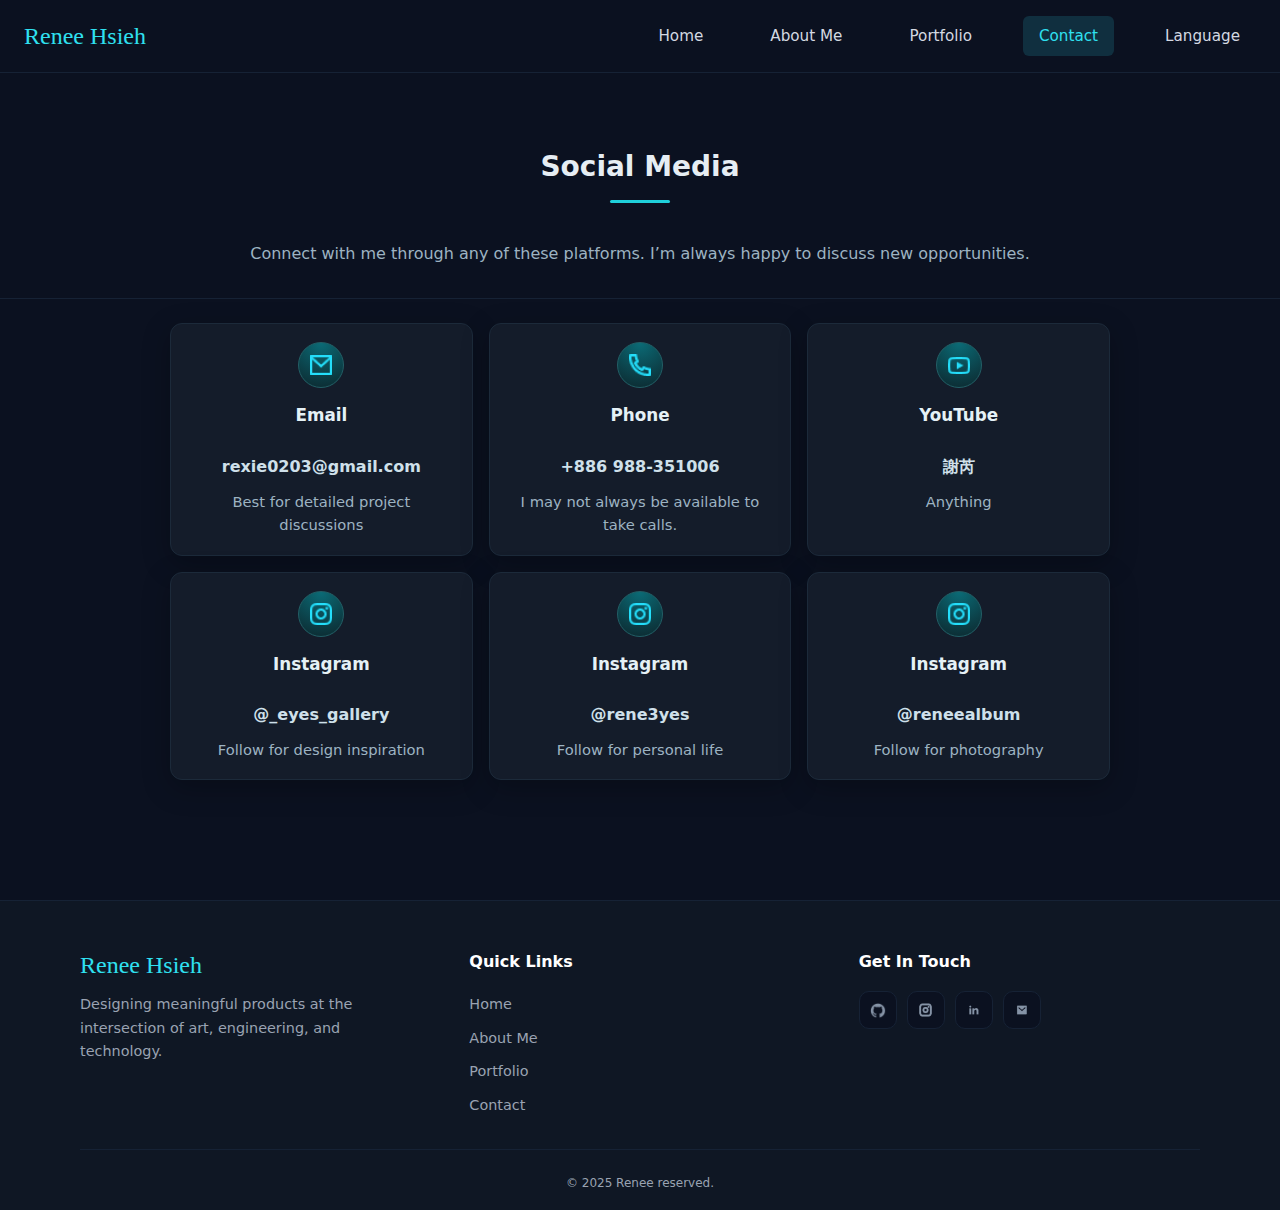
<file: contact.html>
<!doctype html>
<html lang="en">
<head>
  <meta charset="utf-8" />
  <meta name="viewport" content="width=device-width, initial-scale=1" />
  <title>Renee Hsieh | Home</title>
  <link rel="stylesheet" href="style.css" />
</head>

<body>
    <!--Header-->
    <header>
        <a href="#" class="logo">Renee Hsieh</a>
        <nav>
            <ul>
                <li><a href="index.html">Home</a></li>
                <li><a href="about.html">About Me</a></li>
                <li><a href="projects.html">Portfolio</a></li>
                <li><a href="contact.html" class="active">Contact</a></li>
                <li class="nav-list-item">
                  <a href="#" class="nav-list-item-link">Language</a>
                  <ul class="nav-sublist">
                    <li><a href="#">English</a></li>
                    <li><a href="#">中文</a></li>
                  </ul>
                </li>
            </ul>
        </nav>
    </header>

    <section class="social-section">
        <div class="container">
            <header class="section-head">
                <h2>Social Media</h2>
                <p class="subtle">
                Connect with me through any of these platforms. I’m always happy to discuss new opportunities.
                </p>
            </header>

        <div class="social-grid">
        <!-- Card 1 -->
        <a class="sm-card" href="mailto:rexie0203@gmail.com" aria-label="Email">
            <div class="sm-icon">
            <img src="images/icon-mail.png" alt="" />
            </div>
            <h3>Email</h3>
            <p class="sm-main">rexie0203@gmail.com</p>
            <p class="sm-note">Best for detailed project discussions</p>
        </a>

        <!-- Card 2 -->
        <a class="sm-card" href="tel:+886988351006" aria-label="Phone">
            <div class="sm-icon">
            <img src="images/icon-phone.png" alt="" />
            </div>
            <h3>Phone</h3>
            <p class="sm-main">+886 988-351006</p>
            <p class="sm-note">I may not always be available to take calls.</p>
        </a>

        <!-- Card 3 -->
        <a class="sm-card" href="https://www.youtube.com/@reneecasualvideo.33" target="_blank" rel="noopener" aria-label="YouTube">
            <div class="sm-icon">
            <img src="images/icon-youtube.png" alt="" />
            </div>
            <h3>YouTube</h3>
            <p class="sm-main">謝芮</p>
            <p class="sm-note">Anything</p>
        </a>

        <!-- Card 4 -->
        <a class="sm-card" href="https://instagram.com/_eyes_gallery" target="_blank" rel="noopener" aria-label="Instagram">
            <div class="sm-icon">
            <img src="images/icon-insta.png" alt="" />
            </div>
            <h3>Instagram</h3>
            <p class="sm-main">@_eyes_gallery</p>
            <p class="sm-note">Follow for design inspiration</p>
        </a>

        <!-- Card 5 -->
        <a class="sm-card" href="https://instagram.com/rene3yes" target="_blank" rel="noopener" aria-label="Instagram">
            <div class="sm-icon">
            <img src="images/icon-insta.png" alt="" />
            </div>
            <h3>Instagram</h3>
            <p class="sm-main">@rene3yes</p>
            <p class="sm-note">Follow for personal life</p>
        </a>

        <!-- Card 6 -->
        <a class="sm-card" href="https://instagram.com/reneealbum" target="_blank" rel="noopener" aria-label="Instagram">
            <div class="sm-icon">
            <img src="images/icon-insta.png" alt="" />
            </div>
            <h3>Instagram</h3>
            <p class="sm-main">@reneealbum</p>
            <p class="sm-note">Follow for photography</p>
        </a>
        </div>
    </div>
    </section>

   
    <!-- Footer -->
    <footer class="site-footer">
        <div class="footer-content">
            <div class="footer-column">
                <a href="#" class="logo">Renee Hsieh</a>
                <p>Designing meaningful products at the intersection of art, engineering, and technology.</p>
            </div>
            <div class="footer-column">
                <h4>Quick Links</h4>
                <ul class="footer-links">
                    <li><a href="index.html">Home</a></li>
                    <li><a href="about.html">About Me</a></li>
                    <li><a href="projects.html">Portfolio</a></li>
                    <li><a href="contact.html">Contact</a></li>
                </ul>
            </div>
            <div class="footer-column">
                <h4>Get In Touch</h4>
                <div class="footer-social">
                    <a href="https://github.com/yourname" target="_blank" aria-label="GitHub">
                        <img src="images/Icon-github.png" alt="GitHub icon" />
                    </a>
                    <a href="https://www.instagram.com/rene3yes?igsh=MXI1bWhibWYxNjZ1YQ%3D%3D&utm_source=qr" target="_blank" aria-label="Instagram">
                        <img src="images/icon_instagram.png" alt="Instagram icon" />
                    </a>
                    <a href="https://www.linkedin.com/in/%E6%B7%87%E8%8A%AE-%E8%AC%9D-5a6034344?utm_source=share&utm_campaign=share_via&utm_content=profile&utm_medium=ios_app" target="_blank" aria-label="LinkedIn">
                        <img src="images/icon_linkdin.png" alt="LinkedIn icon" />
                    </a>
                    <a href="mailto:rexie0203@gmail.com" aria-label="Email">
                        <img src="images/icon_mail.png" alt="Mail icon" />
                    </a>
                </div>
            </div>
        </div>
        <div class="footer-copyright">
            <p>© 2025 Renee reserved.</p>
        </div>
    </footer>
</body>
</file>
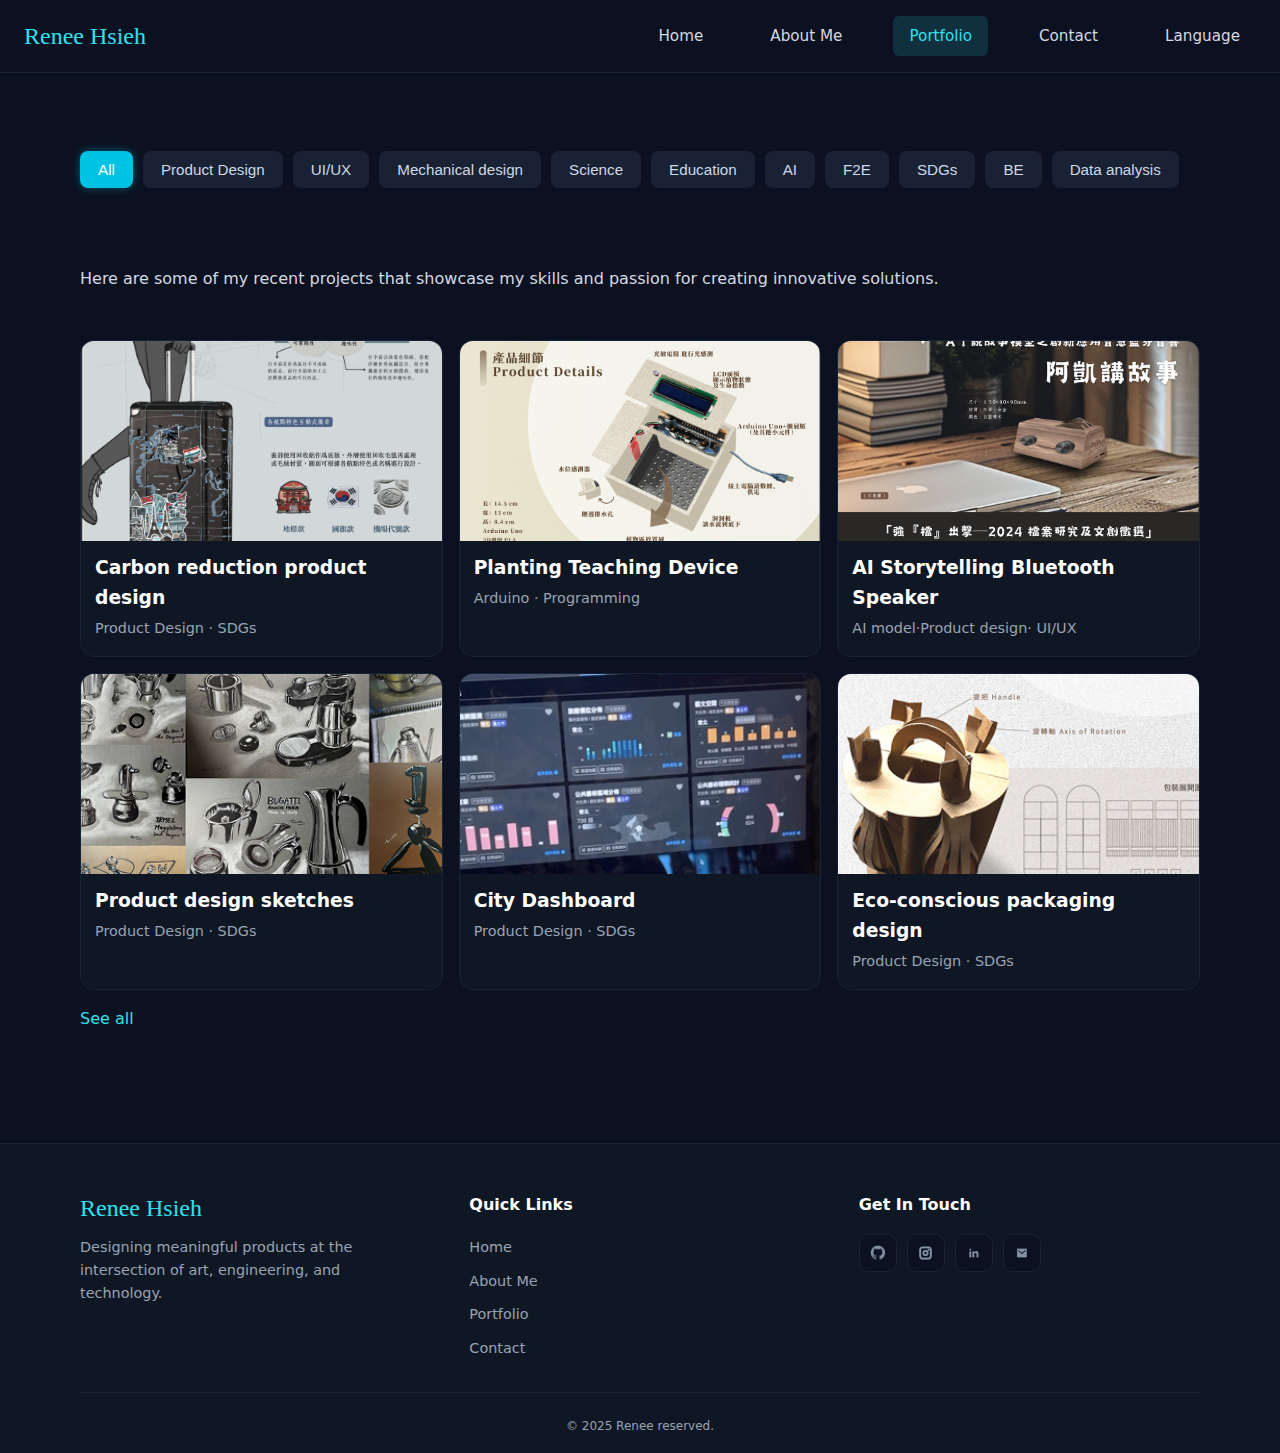
<file: projects.html>
<!doctype html>
<html lang="en">
<head>
  <meta charset="utf-8" />
  <meta name="viewport" content="width=device-width, initial-scale=1" />
  <title>Renee Hsieh | Home</title>
  <link rel="stylesheet" href="style.css" />
</head>

<body>
    <!--Header-->
    <header>
        <a href="#" class="logo">Renee Hsieh</a>
        <nav>
            <ul>
                <li><a href="index.html">Home</a></li>
                <li><a href="about.html">About Me</a></li>
                <li><a href="projects.html" class="active">Portfolio</a></li>
                <li><a href="contact.html">Contact</a></li>
                <li class="nav-list-item">
                  <a href="#" class="nav-list-item-link">Language</a>
                  <ul class="nav-sublist">
                    <li><a href="#">English</a></li>
                    <li><a href="#">中文</a></li>
                  </ul>
                </li>
            </ul>
        </nav>
    </header>

    <section class="section projects-preview">
        <div class="project-tags">
            <button class="active">All</button>
            <button>Product Design</button>
            <button>UI/UX</button>
            <button>Mechanical design</button>
            <button>Science</button>
            <button>Education</button>
            <button>AI</button>
            <button>F2E</button>
            <button>SDGs</button>
            <button>BE</button>
            <button>Data analysis</button>
        </div>
        <p class="section projects-desc">Here are some of my recent projects that showcase my skills and passion for creating innovative solutions.</p>
        <div class="grid">
          <article class="card">
            <img src="images/laggage.jpg" alt="Smart Luggage project" />
            <div class="card-body">
              <h3 class="card-title">Carbon reduction product design</h3>
              <p class="card-meta">Product Design · SDGs</p>
            </div>
          </article>
          <article class="card">
            <img src="images/planting.jpg" alt="Planting App project" />
            <div class="card-body">
              <h3 class="card-title">Planting Teaching Device</h3>
              <p class="card-meta">Arduino · Programming</p>
            </div>
          </article>
          <article class="card">
            <img src="images/aispeaker.jpg" alt="AI Speaker project" />
            <div class="card-body">
              <h3 class="card-title">AI Storytelling Bluetooth Speaker</h3>
              <p class="card-meta">AI model·Product design· UI/UX</p>
            </div>
          </article>
          <article class="card">
            <img src="images/sketch.thumbnail.png" alt="Product design sketches" />
            <div class="card-body">
              <h3 class="card-title">Product design sketches</h3>
              <p class="card-meta">Product Design · SDGs</p>
            </div>
          </article>
          <article class="card">
            <img src="images/dashborad.thumbnail.png" alt="City Dashboard" />
            <div class="card-body">
              <h3 class="card-title">City Dashboard</h3>
              <p class="card-meta">Product Design · SDGs</p>
            </div>
          </article>        
          <article class="card">
            <img src="images/packacing.thumbnail.png" alt="packacing.thumbnail" />
            <div class="card-body">
              <h3 class="card-title">Eco-conscious packaging design</h3>
              <p class="card-meta">Product Design · SDGs</p>
            </div>
          </article>             
          <div class="see-all">
            <a href="projects.html" class="link">See all</a>
          </div>
        </div>
    </section>

   
    <!-- Footer -->
    <footer class="site-footer">
        <div class="footer-content">
            <div class="footer-column">
                <a href="#" class="logo">Renee Hsieh</a>
                <p>Designing meaningful products at the intersection of art, engineering, and technology.</p>
            </div>
            <div class="footer-column">
                <h4>Quick Links</h4>
                <ul class="footer-links">
                    <li><a href="index.html">Home</a></li>
                    <li><a href="about.html">About Me</a></li>
                    <li><a href="projects.html">Portfolio</a></li>
                    <li><a href="contact.html">Contact</a></li>
                </ul>
            </div>
            <div class="footer-column">
                <h4>Get In Touch</h4>
                <div class="footer-social">
                    <a href="https://github.com/yourname" target="_blank" aria-label="GitHub">
                        <img src="images/Icon-github.png" alt="GitHub icon" />
                    </a>
                    <a href="https://www.instagram.com/rene3yes?igsh=MXI1bWhibWYxNjZ1YQ%3D%3D&utm_source=qr" target="_blank" aria-label="Instagram">
                        <img src="images/icon_instagram.png" alt="Instagram icon" />
                    </a>
                    <a href="https://www.linkedin.com/in/%E6%B7%87%E8%8A%AE-%E8%AC%9D-5a6034344?utm_source=share&utm_campaign=share_via&utm_content=profile&utm_medium=ios_app" target="_blank" aria-label="LinkedIn">
                        <img src="images/icon_linkdin.png" alt="LinkedIn icon" />
                    </a>
                    <a href="mailto:rexie0203@gmail.com" aria-label="Email">
                        <img src="images/icon_mail.png" alt="Mail icon" />
                    </a>
                </div>
            </div>
        </div>
        <div class="footer-copyright">
            <p>© 2025 Renee reserved.</p>
        </div>
    </footer>
    
</body>
</file>
<file: style.css>
/* ==共同部分== */
/* Header */
header {
  display: flex;
  justify-content: space-between;
  align-items: center;
  background-color: #0b1120;
  padding: 16px 24px;
  border-bottom: 1px solid #162235;
  width: 100%;
  box-sizing: border-box;
  position:sticky;
  top:0;
  z-index:50;
}

/* 名字Logo */
.logo {
  font-family: "Pacifico", cursive;
  font-size: 24px;
  line-height: 32px;
  color: #2fe0f0;
  text-decoration: none;
}


/* Nav links */
nav ul {
  display: flex;
  list-style: none;
  align-items: center;
  gap: 35px;
  margin: 0;
  padding: 0;
}

nav > ul > li > a {
  display: block;
  color: #d4d9e2;
  text-decoration: none;
  font-size: 0.95rem;
  padding: 8px 16px;
  border-radius: 6px;
}

nav > ul > li > a:hover,
nav > ul > li > a.active {
  background-color: rgba(47, 224, 240, 0.15);
  color: #2fe0f0;
}

/* Language select */
.nav-list-item {
  position: relative;
}

.nav-list-item-link {
  display: block;
  padding: 8px 16px;
  border-radius: 6px;
  color: #d4d9e2;
  text-decoration: none;
}

.nav-list-item:hover .nav-list-item-link {
  background-color: rgba(47, 224, 240, 0.15);
  color: #2fe0f0;
}

.nav-sublist {
  position: absolute;
  top: 100% ;
  left: 0;
  background-color: #0f1724;
  border: 1px solid #162235;
  border-radius: 8px;
  list-style: none;
  display: none;
  padding: 6px;
  margin: 0;
  min-width: 100px;
  box-shadow: 0 4px 12px rgba(0, 0, 0, 0.25);
  overflow: hidden;
}


.nav-list-item:hover .nav-sublist {
  display: block;
}


.nav-sublist li {
  margin: 0;
  
}

.nav-sublist li a {
  display: block;
  width: 100%;
  padding: 1px 1px;
  border-radius: 6px;
  color: #d4d9e2;
  text-decoration: none;
}

.nav-sublist li a:hover {
  background-color: rgba(47, 224, 240, 0.15);
  color: #2fe0f0;
}

/* Footer */
.site-footer {
  background: var(--panel);
  border-top: 1px solid var(--border);
  padding: 48px 24px 16px;
  margin-top: 64px;
}

.footer-content {
  max-width: 1120px;
  margin: 0 auto;
  display: grid;
  grid-template-columns: repeat(3, 1fr);
  gap: 48px;
  margin-bottom: 32px;
}

.footer-column {
  display: flex;
  flex-direction: column;
}

.footer-column .logo {
  margin-bottom: 12px;
}

.footer-column p {
  color: var(--muted);
  margin: 0;
  font-size: 0.9rem;
  line-height: 1.6;
}

.footer-column h4 {
  margin: 0 0 16px 0;
  color: var(--white);
  font-size: 1rem;
  font-weight: 600;
}

.footer-links {
  list-style: none;
  padding: 0;
  margin: 0;
  display: flex;
  flex-direction: column;
  gap: 8px;
}

.footer-links a {
  color: var(--muted);
  text-decoration: none;
  font-size: 0.9rem;
  transition: color 0.2s ease;
}

.footer-links a:hover {
  color: var(--brand);
}

.footer-social {
  display: flex;
  gap: 10px;
  flex-wrap: wrap;
}

.footer-social a {
  display: grid;
  place-items: center;
  width: 36px;
  height: 36px;
  border: 1px solid var(--border);
  border-radius: 10px;
  background-color: var(--bg);
  transition: 0.25s ease;
}

.footer-social img {
  width: 18px;
  height: 18px;
  object-fit: contain;
  filter: brightness(0.9);
  transition: 0.25s ease;
}

.footer-social a:hover {
  border-color: var(--brand);
  transform: translateY(-2px);
}

.footer-social a:hover img {
  filter: brightness(1.3);
}

.footer-copyright {
  max-width: 1120px;
  margin: 0 auto;
  padding-top: 24px;
  border-top: 1px solid var(--border);
  text-align: center;
}

.footer-copyright p {
  margin: 0;
  color: var(--muted);
  font-size: 0.75rem;
}

/* ===== Base ===== */
:root {
  --bg: #0b1120;
  --panel: #0f1724;
  --border: #162235;
  --text: #d4d9e2;
  --muted: #9aa3b2;
  --brand: #2fe0f0;
  --brand-weak: rgba(47, 224, 240, 0.15);
  --white: #ffffff;
}

html, body {
  background: var(--bg);
  color: var(--text);
  margin: 0;
  padding: 0;
  font-family: ui-sans-serif, system-ui, -apple-system, Segoe UI, Roboto, Noto Sans, Arial, "Apple Color Emoji", "Segoe UI Emoji";
  line-height: 1.6;
}

main {
  padding: 32px 24px 64px;
}

main:has(.about-hero) {
  padding: 0;
}

.section {
  max-width: 1120px;
  margin: 0 auto;
  padding: 48px 0;
}

.section-head {
  display: flex;
  align-items: baseline;
  justify-content: space-between;
  gap: 16px;
  margin-bottom: 24px;
}

.section h2 {
  margin: 0;
  font-size: 24px;
}

.section-description {
  color: var(--muted);
  font-size: 1rem;
  line-height: 1.6;
  margin: 0 0 32px 0;
  max-width: 800px;
}

.link {
  color: var(--brand);
  text-decoration: none;
}

/*  Buttons  */
.btn {
  display: inline-block;
  padding: 10px 16px;
  border-radius: 10px;
  border: 1px solid var(--border);
  text-decoration: none;
  color: var(--text);
  transition: 0.2s ease;
}

.btn-primary {
  background: var(--brand-weak);
  color: var(--brand);
  border-color: color-mix(in srgb, var(--brand) 40%, var(--border));
}

.btn-primary:hover { transform: translateY(-1px); }

.btn-secondary { background: transparent; }
.btn-secondary:hover { background: rgba(255,255,255,0.04); }

.btn-outline {
  background: transparent;
  border-color: var(--brand);
  color: var(--brand);
}

.btn-outline:hover { background: var(--brand-weak); }

/* Home page */
/* 我的大臉 */
.hero {
  position: relative;
  width: 100%;
  min-height: 100%;
  background-image: url('images/reneeface.jpg');
  background-size: cover;
  background-position: center;
  background-repeat: no-repeat;
  overflow: hidden;
  display: flex;
  align-items: center;
  padding: 0;
  margin:0;
  border-radius: 0;
}

.hero-overlay {
  position: absolute;
  top: 0;
  left: 0;
  right: 0;
  bottom: 0;
  background: rgba(15, 23, 42, 0.6);
  z-index: 1;
}

.hero-content {
  position: relative;
  z-index: 2;
  padding: 48px 40px;
  max-width: 600px;
}

.hero-title {
  font-size: 72px;
  line-height: 1.05;
  margin: 0 0 4px 0;
  color: var(--white);
}

.hero-subtitle {
  font-size: 72px;
  line-height: 1.05;
  margin: 0 0 6px 0;
  color: var(--brand);
  font-weight: 600;
}

.hero-desc { 
  color: var(--muted); 
  margin-bottom: 16px; 
  font-size: 1.05rem;
}

.hero-actions { 
  display: flex; 
  gap: 12px; 
  flex-wrap: wrap;
}

/* portfolio 簡介 */
.projects-preview .grid {
  display: grid;
  grid-template-columns: repeat(3, 1fr);
  gap: 16px;
}

.card {
  background: var(--panel);
  border: 1px solid var(--border);
  border-radius: 14px;
  overflow: hidden;
}

.card img {
  width: 100%;
  height: 200px;
  object-fit: cover;
  display: block;
}

.card-body {
  padding: 12px 14px 16px;
}

.card-title { margin: 0 0 4px 0; color: var(--white); }
.card-meta { margin: 0; color: var(--muted); font-size: 0.9rem; }

/* 簡介 */
.section.about-me {
  padding: 80px 0;
}

.about-me-content {
  display: grid;
  grid-template-columns: 1fr 1fr;
  background-color: #0F172A;
  gap: 48px;
  align-items: start;
  padding: 48px 40px;
  border-radius: 16px;
  border: 1px solid var(--border);
}

.about-text h2 {
  margin: 0 0 24px 0;
  color: var(--white);
  font-size: 28px;
}

.about-text p {
  color: var(--text);
  margin: 0 0 20px 0;
  line-height: 1.7;
  font-size: 1.05rem;
}

.about-chart h3 {
  margin: 0 0 24px 0;
  color: var(--white);
  font-size: 20px;
  text-align: center;
}

.pie-chart-container {
  display: flex;
  justify-content: center;
  align-items: center;
  margin-bottom: 32px;
  min-height: 220px;
}

.pie-chart {
  width: 220px;
  height: 220px;
  transform: rotate(-90deg);
}

.pie-segment {
  transition: stroke-width 0.2s ease;
}

.pie-chart:hover .pie-segment {
  stroke-width: 45;
}

.chart-legend {
  display: grid;
  grid-template-columns: repeat(2, 1fr);
  gap: 16px;
}

.legend-item {
  display: flex;
  align-items: center;
  gap: 8px;
  color: var(--text);
  font-size: 0.9rem;
}

.legend-color {
  width: 12px;
  height: 12px;
  border-radius: 2px;
  display: inline-block;
  flex-shrink: 0;
}

/*CTA*/
.cta .cta-box {
  background: var(--panel);
  border: 1px dashed var(--brand);
  border-radius: 16px;
  padding: 28px;
  text-align: center;
  max-width: 860px;
  margin: 0 auto;
}

.cta h2 { margin: 0 0 8px 0; color: var(--white); }
.cta p { margin: 0 0 14px 0; color: var(--muted); }

/* home 回應 */
@media (max-width: 960px) {
  .hero { min-height: 400px; }
  .hero-content { padding: 32px 24px; }
  .projects-preview .grid { grid-template-columns: repeat(2, 1fr); }
  .about-me-content { grid-template-columns: 1fr; padding: 36px 24px; }
  .footer-content { grid-template-columns: 1fr; gap: 32px; }
  .section.about-me { padding: 64px 0; }
}

@media (max-width: 640px) {
  header { padding: 12px 16px; }
  main { padding: 24px 16px 48px; }
  .projects-preview .grid { grid-template-columns: 1fr; }
  .hero-title { font-size: 32px; }
  .hero { min-height: 350px; }
  .hero-content { padding: 24px 20px; }
  .chart-legend { grid-template-columns: 1fr; }
  .about-me-content { padding: 32px 20px; }
  .section.about-me { padding: 48px 0; }
}

/* About Me Page */
/* 照片 */
.about-hero {
  position: relative;
  min-height: 100vh;
  background-image: url('images/reneeviolin.JPG');
  background-size: cover;
  background-position: center;
  background-repeat: no-repeat;
  display: flex;
  align-items: flex-end;
  padding: 0;
  margin: 0;
}

.about-hero-overlay {
  position: absolute;
  top: 0;
  left: 0;
  right: 0;
  bottom: 0;
  background: rgba(11, 17, 32, 0.6);
  z-index: 1;
}

.about-hero-content {
  position: relative;
  z-index: 2;
  width: 100%;
  max-width: 1120px;
  margin: 0 auto;
  padding: 80px 40px;
  display: flex;
  flex-direction: column;
  align-items: flex-start;
}

.about-title {
  font-size: 72px;
  font-weight: 700;
  color: var(--white);
  margin: 0 0 24px 0;
  line-height: 1.05;
}

.about-divider {
  width: 80px;
  height: 4px;
  background-color: #22D3EE;
  margin-bottom: 48px;
}

.about-content-wrapper {
  display: flex;
  flex-direction: column;
  gap: 40px;
  width: 100%;
  align-items: flex-start;
}

.about-education {
  display: flex;
  flex-direction: column;
  gap: 24px;
  width: 100%;
}

.education-title {
  font-size: 24px;
  font-weight: 800;
  color: #22D3EE;
  margin: 0 0 8px 0;
  line-height: 1.2;
}

.education-item {
  display: flex;
  flex-direction: column;
  gap: 4px;
  margin-bottom: 16px;
}

.education-item:last-child {
  margin-bottom: 0;
}

.education-degree {
  font-size: 24px;
  font-weight: 700;
  color: #CBD5E1;
  margin: 0;
  line-height: 1.3;
}

.education-school {
  font-size: 24px;
  font-weight: 400;
  color: #CBD5E1;
  margin: 0;
  line-height: 1.3;
}

.about-text-content {
  display: flex;
  flex-direction: column;
  gap: 20px;
  width: 100%;
}

.about-text-content p {
  font-size: 18px;
  font-weight: 300;
  color: #CBD5E1;
  line-height: 1.5;
  margin: 0;
  text-align: left;
  max-width: 100%;
}

/* About Page  */
@media (max-width: 960px) {
  .about-content-wrapper {
    gap: 40px;
  }
  
  .about-hero-content {
    padding: 60px 24px;
  }
  
  .about-title {
    font-size: 48px;
  }
}

@media (max-width: 640px) {
  .about-hero {
    min-height: auto;
  }
  
  .about-hero-content {
    padding: 48px 20px;
  }
  
  .about-title {
    font-size: 36px;
  }
  
  .about-divider {
    width: 60px;
    height: 3px;
  }
  
  .education-title,
  .education-degree,
  .education-school {
    font-size: 20px;
  }
  
  .about-text-content p {
    font-size: 16px;
  }
}

/* Technical Skills */
.technical-skills {
  background: var(--bg);
  padding: 80px 24px;
  width: 100%;
}

.skills-content {
  max-width: 1120px;
  margin: 0 auto;
  display: flex;
  flex-direction: column;
  align-items: center;
}

.skills-title {
  font-size: 48px;
  font-weight: 700;
  color: var(--white);
  margin: 0 0 16px 0;
  text-align: center;
  position: relative;
  padding-bottom: 12px;
}

.skills-title::after {
  content: '';
  position: absolute;
  bottom: 0;
  left: 50%;
  transform: translateX(-50%);
  width: 120%;
  height: 2px;
  background-color: #22D3EE;
}

.skills-description {
  font-size: 1rem;
  color: var(--muted);
  text-align: center;
  max-width: 700px;
  margin: 0 0 48px 0;
  line-height: 1.6;
}

.skills-grid {
  display: grid;
  grid-template-columns: repeat(5, 1fr);
  gap: 20px;
  width: 100%;
}

.skill-card {
  background: var(--panel);
  border: 1px solid var(--border);
  border-radius: 16px;
  padding: 24px;
  display: flex;
  flex-direction: column;
}

.skill-category {
  font-size: 20px;
  font-weight: 700;
  color: var(--white);
  margin: 0 0 16px 0;
  text-align: center;
  position: relative;
  padding-bottom: 12px;
}

.skill-category::after {
  content: '';
  position: absolute;
  bottom: 0;
  left: 50%;
  transform: translateX(-50%);
  width: 60px;
  height: 2px;
  background-color: #22D3EE;
}

.skill-list {
  list-style: none;
  padding: 0;
  margin: 0;
  display: flex;
  flex-direction: column;
  gap: 8px;
}

.skill-list li {
  font-size: 1rem;
  font-weight: 400;
  color: var(--muted);
  line-height: 1.5;
}

/* Technical Skills 回應 */
@media (max-width: 960px) {
  .skills-grid {
    grid-template-columns: repeat(3, 1fr);
  }
  
  .skills-title {
    font-size: 36px;
  }
}

@media (max-width: 640px) {
  .technical-skills {
    padding: 60px 16px;
  }
  
  .skills-grid {
    grid-template-columns: repeat(2, 1fr);
    gap: 16px;
  }
  
  .skills-title {
    font-size: 28px;
  }
  
  .skill-card {
    padding: 20px;
  }
  
  .skill-category {
    font-size: 18px;
  }
  
  .skill-list li {
    font-size: 0.9rem;
  }
}

/* Awards & Certifications Section  */
.awards-certifications {
  padding: 60px 80px;
  color: #cfd8e3;
}

.ac-title {
  text-align: center;
  font-size: 1.8rem;
  color: #e6edf3;
  margin-bottom: 8px;
}

.ac-title-divider {
  width: 60px;
  height: 3px;
  background-color: #00c3e3;
  border-radius: 2px;
  margin: 10px auto 20px;
}

.ac-subtitle {
  text-align: center;
  color: #9db3c2;
  margin-bottom: 40px;
  font-size: 1rem;
}

.ac-grid {
  display: grid;
  grid-template-columns: 1.3fr 1fr;
  gap: 40px;
}

/* --- 左側 Awards --- */
.ac-section-title {
  font-size: 1.2rem;
  color: #ffffff;
  margin-bottom: 15px;
}

.awards-section {
  display: flex;
  flex-direction: column;
  gap: 20px;
}

.university-group {
  background-color: #141c2a;
  border: 1px solid #1c2a3a;
  border-radius: 10px;
  padding: 20px;
  transition: 0.3s;
  box-shadow: 0 8px 20px rgba(0, 0, 0, 0.25);
}

.university-group:hover {
  transform: translateY(-2px);
  border-color: #00c3e3;
}

.university-name {
  font-weight: 600;
  color: #00c3e3;
  margin-bottom: 10px;
}

.achievement-list {
  list-style: none;
  padding-left: 0;
  margin-bottom: 0;
  line-height: 1.6;
}

.achievement-with-icon {
  display: flex;
  align-items: center;
  gap: 8px;
}

.achievement-icon {
  width: 16px;
  height: 16px;
}

/* 右側 Certifications */
.cert-grid {
  display: grid;
  grid-template-columns: 1fr;
  gap: 18px;
}

.cert-card {
  background-color: #141c2a;
  padding: 16px;
  border-radius: 10px;
  border: 1px solid #1c2a3a;
  transition: 0.3s;
  box-shadow: 0 8px 20px rgba(0, 0, 0, 0.25);
}

.cert-card:hover {
  transform: translateY(-2px);
  border-color: #00c3e3;
}

.cert-header {
  display: flex;
  align-items: center;
  gap: 8px;
}

.cert-icon {
  width: 22px;
  height: 22px;
}

.cert-title {
  color: #ffffff;
  margin: 0;
}

.cert-desc {
  font-size: 0.9rem;
  color: #9db3c2;
  margin: 6px 0;
}

.cert-year {
  color: #00c3e3;
  font-weight: 600;
  font-size: 0.9rem;
}

/* A&C 回應 */
@media (max-width: 900px) {
  .ac-grid {
    grid-template-columns: 1fr;
  }
  .ac-divider {
  border: none;
  border-top: 1px solid #1c2a3a;
  margin: 20px 0;
}
}




/* ===== Portfolio 頁面 ===== */
  .section-description{
    text-align: center;
    margin: 60px 0 40px;
  }
  
  .project-tags {
    display: flex;  
    flex-wrap: wrap;
    gap: 10px;
    margin: 30px 0;
  }

  .project-tags button {
    background-color: #182234;
    color: #cfd8e3;
    border: none;
    border-radius: 8px;
    padding: 10px 18px;
    font-size: 0.95rem;
    cursor: pointer;
    transition: all 0.25s ease;
  }

  .project-tags button:hover {
    background-color: #1b2b45;
    color: #ffffff;
  }

  .project-tags button.active {
    background-color: #00c3e3;
    color: #ffffff;
    box-shadow: 0 0 8px rgba(0, 195, 227, 0.4);
  }

  .section projects-desc{
    display: flex;
    text-align: center;
    margin: 40px 0;
   }


  /* ===== Social Media 頁面 ===== */
.social-section{padding:56px 0}
.section-head {
  display: flex;
  flex-direction: column; 
  align-items: center;
  justify-content: center;
  text-align: center;
  margin-bottom: 24px;
}
.section-head h2{
  font-size:1.75rem; color:#e6edf3; margin:0 0 .35rem;
}
.section-head h2::after{
  content:""; display:block; width:60px; height:3px; border-radius:2px;
  background:#1fd0da; margin:10px auto 0;
}
.section-head .subtle{color:#9db3c2}

.social-grid{
  display:grid; gap:16px;
  grid-template-columns:repeat(3, minmax(0,1fr));
  max-width:940px; margin:0 auto;  
}

.sm-card{
  display:flex; flex-direction:column; align-items:center; text-align:center;
  gap:8px; padding:18px;
  background:#141c2a; border:1px solid #1c2a3a; border-radius:12px;
  box-shadow:0 8px 28px rgba(0,0,0,.25);
  color:#cfe0ea; text-decoration:none; transition:.25s;
}
.sm-card:hover{ transform:translateY(-2px); border-color:#2a6e76 }

.sm-icon{
  width:44px; height:44px; border-radius:999px;
  display:grid; place-items:center;
  background:radial-gradient(100% 100% at 50% 0%, #0b6b76 0%, #0c2f36 100%);
  border:1px solid #225f66;
}
.sm-icon img{ width:22px; height:22px; object-fit:contain; filter:brightness(1.05) }

.sm-card h3{ margin-top:6px; font-size:1.05rem; color:#e5f1f6 }
.sm-main{ margin:0; font-weight:600; }
.sm-note{ margin:2px 0 0; color:#9db3c2; font-size:.92rem }

/* 試RWD */
@media (max-width:900px){
  .social-grid{ grid-template-columns:repeat(2, minmax(0,1fr)); }
}
@media (max-width:600px){
  .social-grid{ grid-template-columns:1fr; }
}
</file>
